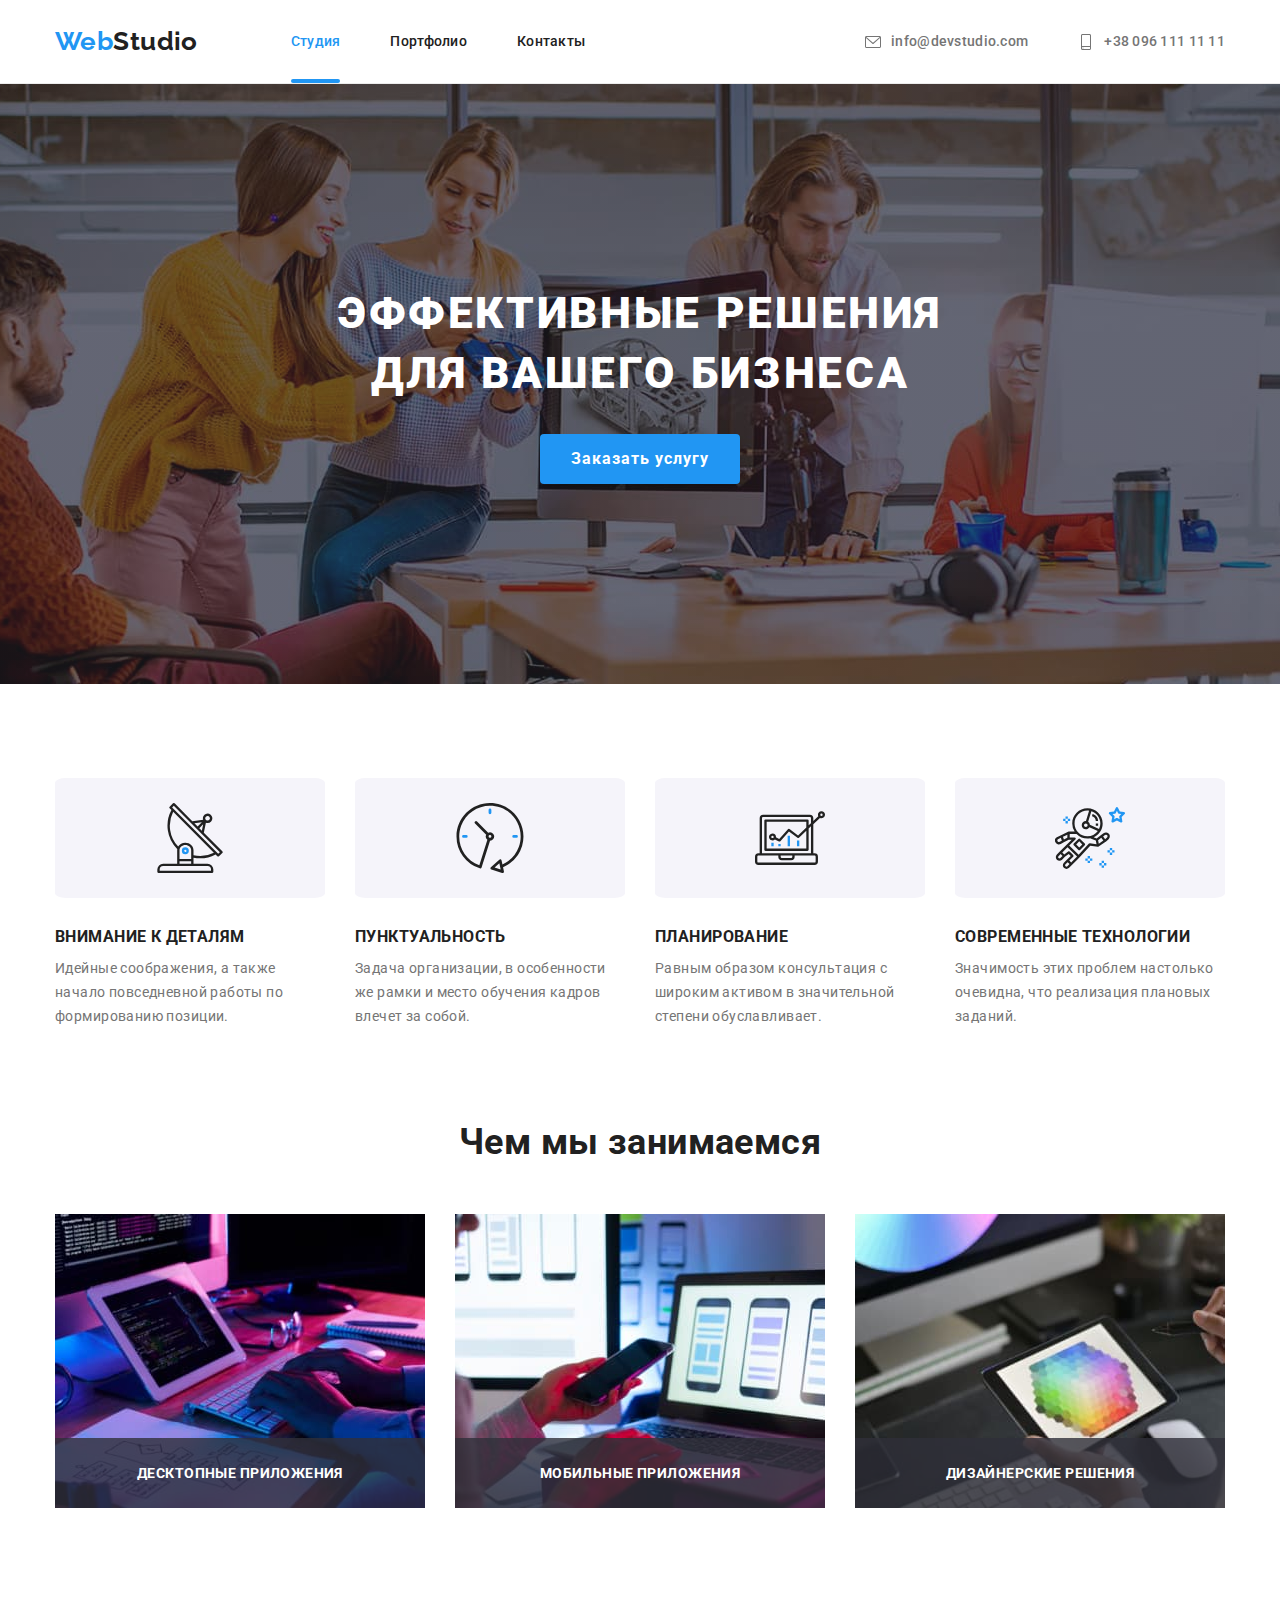
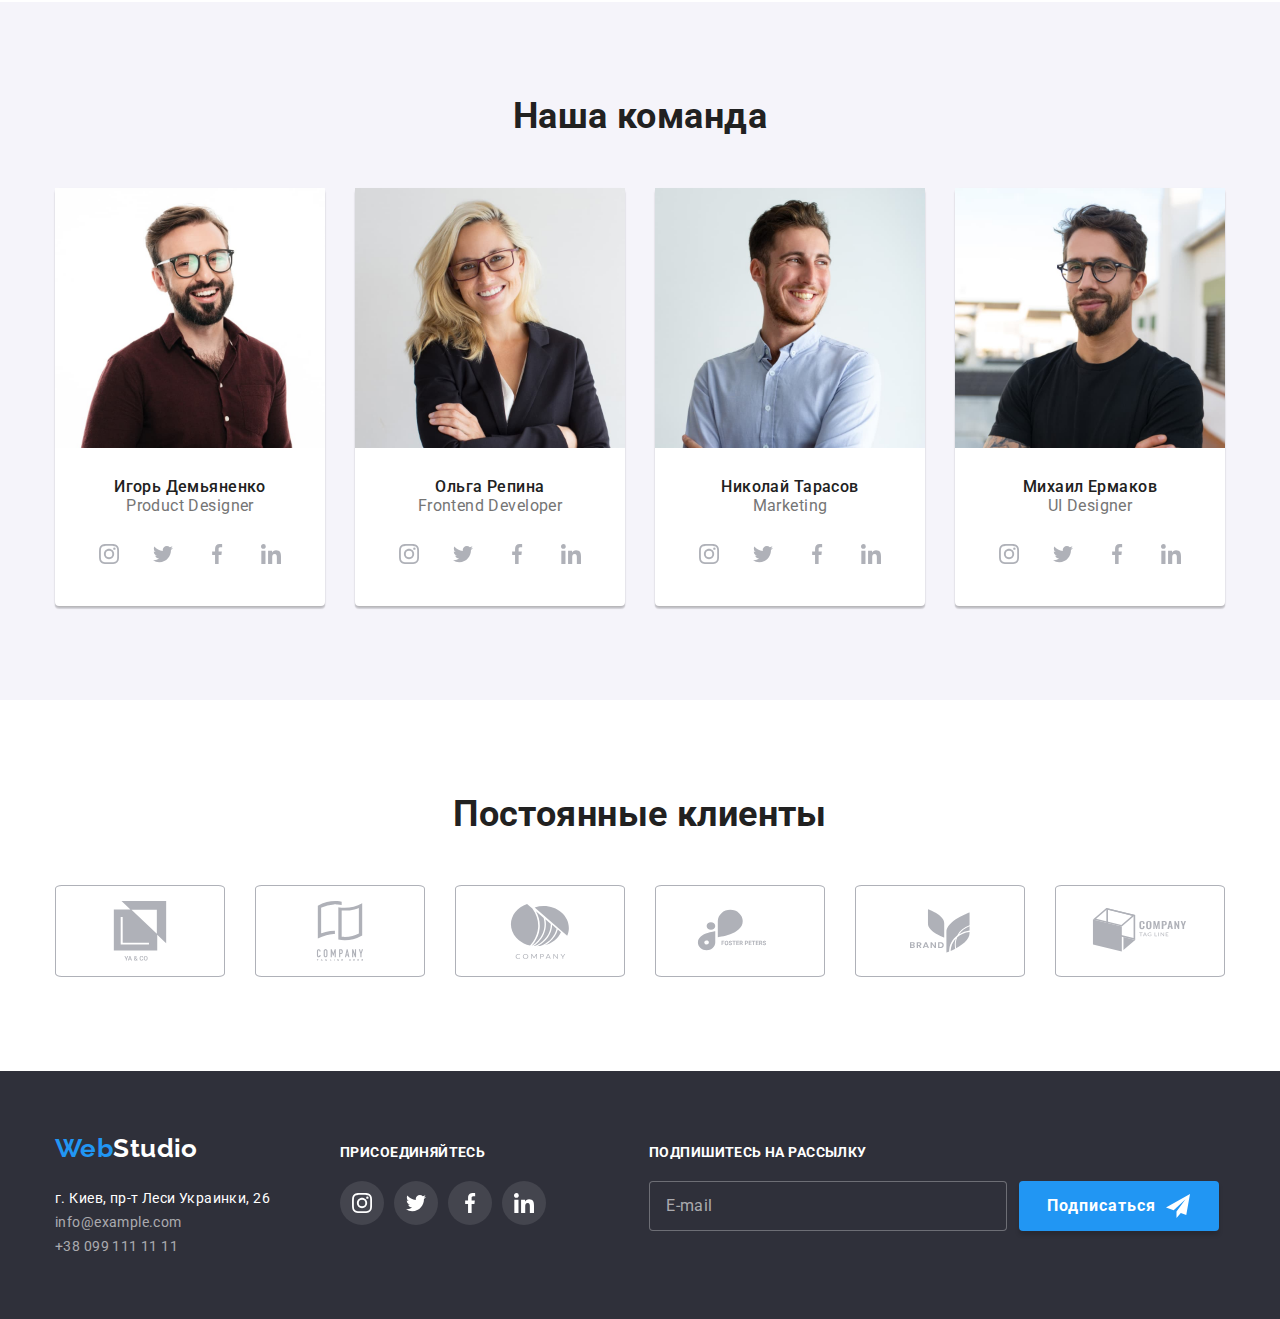
<file: index.html>
<!DOCTYPE html>
<html lang="ru">
  <head>
    <meta charset="UTF-8" />
    <meta http-equiv="X-UA-Compatible" content="IE=edge" />
    <meta name="viewport" content="width=device-width, initial-scale=1.0" />
    <title>Студия</title>
    <link rel="preconnect" href="https://fonts.googleapis.com" />
    <link rel="preconnect" href="https://fonts.gstatic.com" crossorigin />
    <link
      href="https://fonts.googleapis.com/css2?family=Raleway:wght@700&family=Roboto:wght@400;500;700;900&display=swap"
      rel="stylesheet"
    />
    <link
      rel="stylesheet"
      href="https://cdnjs.cloudflare.com/ajax/libs/modern-normalize/1.1.0/modern-normalize.min.css"
    />
    <link rel="stylesheet" href="./css/main.min.css" />
  </head>
  <body>
    <header class="header">
      <div class="container__header container">
        <a class="logo header__logo" href="./index.html"
          >Web<span class="header__logo--dark">Studio</span></a
        >
        <nav class="navigation">
          <ul class="navigation__list">
            <li class="navigation__item">
              <a
                class="navigation__link navigation__link--active"
                href="./index.html"
                >Студия</a
              >
            </li>
            <li class="navigation__item">
              <a class="navigation__link" href="./portfolio.html">Портфолио</a>
            </li>
            <li class="navigation__item">
              <a class="navigation__link" href="">Контакты</a>
            </li>
          </ul>
        </nav>
        <ul class="contacts">
          <li class="contacts__item">
            <a class="contacts__link" href="mailto:info@devstudio.com"
              ><svg class="contacts__icon" width="16" height="16">
                <use href="./images/icons.svg#icon-envelope"></use></svg
              >info@devstudio.com</a
            >
          </li>
          <li class="contacts__item">
            <a class="contacts__link" href="tel:+380961111111"
              ><svg class="contacts__icon" width="16" height="20">
                <use href="./images/icons.svg#icon-smartphone"></use></svg
              >+38 096 111 11 11</a
            >
          </li>
        </ul>
      </div>
    </header>
    <main>
      <!--Герой-->
      <section class="hero">
        <div class="container">
          <h1 class="hero__title">Эффективные решения для вашего бизнеса</h1>
          <button class="hero__button hero__button--active" type="button" data-modal-open>
            Заказать услугу
          </button>
          <div class="backdrop is-hidden" data-modal>
            <div class="modal">
              <form class="form">
                <p class="form__header">
                  Оставьте свои данные, мы вам перезвоним
                </p>
                <label class="form__label">
                  <span class="label__title">Имя</span>
                  <input class="form__input" type="text" name="name" required />
                  <svg class="form__icon" width="18" height="18">
                    <use href="./images/icons.svg#icon-person-black"></use>
                  </svg>
                </label>
                <label class="form__label">
                  <span class="label__title">Телефон</span>
                  <input
                    class="form__input"
                    type="tel"
                    name="phone_number"
                    required
                  />
                  <svg class="form__icon" width="18" height="18">
                    <use href="./images/icons.svg#icon-phone-black"></use>
                  </svg>
                </label>
                <label class="form__label">
                  <span class="label__title">Почта</span>
                  <input
                    class="form__input"
                    type="email"
                    name="email"
                    required
                  />
                  <svg class="form__icon" width="18" height="18">
                    <use href="./images/icons.svg#icon-email-black"></use>
                  </svg>
                </label>
                <label class="form__label">
                  <span class="label__title">Коментарий</span>
                  <textarea
                    class="form__input comment"
                    name="feedback"
                    rows="5"
                    placeholder="Введите текст"
                  ></textarea>
                </label>
                <label class="form__label label__flag">
                  <input class="flag" type="checkbox" name="Flag" />
                  <svg class="flag__icon" width="16" height="16">
                    <use href="./images/icons.svg#icon-check"></use>
                  </svg>
                  <span class="flag__text"
                    >Соглашаюсь с рассылкой и принимаю</span
                  >
                  <a class="documet__link" href="#">Условия договора</a>
                </label>
                <button class="form__button" type="submit">Отправить</button>
              </form>
              <button class="button__close--active" data-modal-close>
                <svg class="close__icon" width="18" height="18">
                  <use href="./images/icons.svg#close"></use>
                </svg>
              </button>
            </div>
          </div>
        </div>
      </section>
      <!--Особенности работы-->
      <section class="section">
        <div class="container">
          <h2 class="visually-hidden">Особенности работы</h2>
          <ul class="peculiarities">
            <li class="peculiarities__item">
              <div class="peculiarities__thumb">
                <svg class="peculiarities__icon">
                  <use href="./images/icons.svg#icon-antenna"></use>
                </svg>
              </div>
              <h3 class="peculiarities__title">Внимание к деталям</h3>
              <p class="peculiarities__text">
                Идейные соображения, а также начало повседневной работы по
                формированию позиции.
              </p>
            </li>
            <li class="peculiarities__item">
              <div class="peculiarities__thumb">
                <svg class="peculiarities__icon">
                  <use href="./images/icons.svg#icon-clock"></use>
                </svg>
              </div>
              <h3 class="peculiarities__title">Пунктуальность</h3>
              <p class="peculiarities__text">
                Задача организации, в особенности же рамки и место обучения
                кадров влечет за собой.
              </p>
            </li>
            <li class="peculiarities__item">
              <div class="peculiarities__thumb">
                <svg class="peculiarities__icon">
                  <use href="./images/icons.svg#icon-diagram"></use>
                </svg>
              </div>
              <h3 class="peculiarities__title">Планирование</h3>
              <p class="peculiarities__text">
                Равным образом консультация с широким активом в значительной
                степени обуславливает.
              </p>
            </li>
            <li class="peculiarities__item">
              <div class="peculiarities__thumb">
                <svg class="peculiarities__icon">
                  <use href="./images/icons.svg#icon-astronaut"></use>
                </svg>
              </div>
              <h3 class="peculiarities__title">Современные технологии</h3>
              <p class="peculiarities__text">
                Значимость этих проблем настолько очевидна, что реализация
                плановых заданий.
              </p>
            </li>
          </ul>
        </div>
      </section>
      <!--Чем мы занимаемся-->
      <section class="section section__work">
        <div class="container">
          <h2 class="section__title">Чем мы занимаемся</h2>
          <ul class="work">
            <li class="work__item">
              <div class="work__thumb">
                <img
                  src="images/img.jpg"
                  alt="блок-схема и монитор"
                  width="370"
                />
                <p class="work__animation">Десктопные приложения</p>
              </div>
            </li>
            <li class="work__item">
              <div class="work__thumb">
                <img src="images/img1.jpg" alt="смартфон в руке" width="370" />
                <p class="work__animation">Мобильные приложения</p>
              </div>
            </li>
            <li class="work__item">
              <div class="work__thumb">
                <img
                  src="images/img2.jpg"
                  alt="планшет с изображением палитры цветов"
                  width="370"
                />
                <p class="work__animation">Дизайнерские решения</p>
              </div>
            </li>
          </ul>
        </div>
      </section>
      <!--Наша команда-->
      <section class="section section__team">
        <div class="container">
          <h2 class="section__title">Наша команда</h2>
          <ul class="team">
            <li class="team__item">
              <img
                src="images/p-designer.jpg"
                alt="Игорь Демьяненко"
                width="270"
              />
              <div class="team__thumb">
                <h3 class="team__title">Игорь Демьяненко</h3>
                <p class="team__text">Product Designer</p>
                <ul class="socials">
                  <li class="socials__item">
                    <a class="socials__link" href="#">
                      <svg class="icon" width="20" height="20">
                        <use href="./images/icons.svg#icon-instagram"></use>
                      </svg>
                    </a>
                  </li>
                  <li class="socials__item">
                    <a class="socials__link" href="#">
                      <svg class="icon" width="20" height="20">
                        <use href="./images/icons.svg#icon-twitter"></use>
                      </svg>
                    </a>
                  </li>
                  <li class="socials__item">
                    <a class="socials__link" href="#">
                      <svg class="icon" width="20" height="20">
                        <use href="./images/icons.svg#icon-facebook"></use>
                      </svg>
                    </a>
                  </li>
                  <li class="socials__item">
                    <a class="socials__link" href="#">
                      <svg class="icon" width="20" height="20">
                        <use href="./images/icons.svg#icon-linkedin"></use>
                      </svg>
                    </a>
                  </li>
                </ul>
              </div>
            </li>
            <li class="team__item">
              <img
                src="images/fe-developer.jpg"
                alt="Ольга Репина"
                width="270"
              />
              <div class="team__thumb">
                <h3 class="team__title">Ольга Репина</h3>
                <p class="team__text">Frontend Developer</p>
                <ul class="socials">
                  <li class="socials__item">
                    <a class="socials__link" href="#">
                      <svg class="icon" width="20" height="20">
                        <use href="./images/icons.svg#icon-instagram"></use>
                      </svg>
                    </a>
                  </li>
                  <li class="socials__item">
                    <a class="socials__link" href="#">
                      <svg class="icon" width="20" height="20">
                        <use href="./images/icons.svg#icon-twitter"></use>
                      </svg>
                    </a>
                  </li>
                  <li class="socials__item">
                    <a class="socials__link" href="#">
                      <svg class="icon" width="20" height="20">
                        <use href="./images/icons.svg#icon-facebook"></use>
                      </svg>
                    </a>
                  </li>
                  <li class="socials__item">
                    <a class="socials__link" href="#">
                      <svg class="icon" width="20" height="20">
                        <use href="./images/icons.svg#icon-linkedin"></use>
                      </svg>
                    </a>
                  </li>
                </ul>
              </div>
            </li>
            <li class="team__item">
              <img
                src="images/marketing.jpg"
                alt="Николай Тарасов"
                width="270"
              />
              <div class="team__thumb">
                <h3 class="team__title">Николай Тарасов</h3>
                <p class="team__text">Marketing</p>
                <ul class="socials">
                  <li class="socials__item">
                    <a class="socials__link" href="#">
                      <svg class="icon" width="20" height="20">
                        <use href="./images/icons.svg#icon-instagram"></use>
                      </svg>
                    </a>
                  </li>
                  <li class="socials__item">
                    <a class="socials__link" href="#">
                      <svg class="icon" width="20" height="20">
                        <use href="./images/icons.svg#icon-twitter"></use>
                      </svg>
                    </a>
                  </li>
                  <li class="socials__item">
                    <a class="socials__link" href="#">
                      <svg class="icon" width="20" height="20">
                        <use href="./images/icons.svg#icon-facebook"></use>
                      </svg>
                    </a>
                  </li>
                  <li class="socials__item">
                    <a class="socials__link" href="#">
                      <svg class="icon" width="20" height="20">
                        <use href="./images/icons.svg#icon-linkedin"></use>
                      </svg>
                    </a>
                  </li>
                </ul>
              </div>
            </li>
            <li class="team__item">
              <img
                src="images/ui-designer.jpg"
                alt="Михаил Ермаков"
                width="270"
              />
              <div class="team__thumb">
                <h3 class="team__title">Михаил Ермаков</h3>
                <p class="team__text">UI Designer</p>
                <ul class="socials">
                  <li class="socials__item">
                    <a class="socials__link" href="#">
                      <svg class="icon" width="20" height="ъ20">
                        <use href="./images/icons.svg#icon-instagram"></use>
                      </svg>
                    </a>
                  </li>
                  <li class="socials__item">
                    <a class="socials__link" href="#">
                      <svg class="icon" width="20" height="20">
                        <use href="./images/icons.svg#icon-twitter"></use>
                      </svg>
                    </a>
                  </li>
                  <li class="socials__item">
                    <a class="socials__link" href="#">
                      <svg class="icon" width="20" height="20">
                        <use href="./images/icons.svg#icon-facebook"></use>
                      </svg>
                    </a>
                  </li>
                  <li class="socials__item">
                    <a class="socials__link" href="#">
                      <svg class="icon" width="20" height="20">
                        <use href="./images/icons.svg#icon-linkedin"></use>
                      </svg>
                    </a>
                  </li>
                </ul>
              </div>
            </li>
          </ul>
        </div>
      </section>
      <!--Наши клиенты-->
      <section class="section">
        <div class="container">
          <h2 class="section__title">Постоянные клиенты</h2>
          <ul class="clients">
            <li class="clients__item">
              <a class="clients__link" href="#">
                <svg class="clients__icon" width="106" height="60">
                  <use href="./images/icons.svg#icon-Logo1"></use>
                </svg>
              </a>
            </li>
            <li class="clients__item">
              <a class="clients__link" href="#">
                <svg class="clients__icon" width="106" height="60">
                  <use href="./images/icons.svg#icon-Logo2"></use>
                </svg>
              </a>
            </li>
            <li class="clients__item">
              <a class="clients__link" href="#">
                <svg class="clients__icon" width="106" height="60">
                  <use href="./images/icons.svg#icon-Logo3"></use>
                </svg>
              </a>
            </li>
            <li class="clients__item">
              <a class="clients__link" href="#">
                <svg class="clients__icon" width="106" height="60">
                  <use href="./images/icons.svg#icon-Logo4"></use>
                </svg>
              </a>
            </li>
            <li class="clients__item">
              <a class="clients__link" href="#">
                <svg class="clients__icon" width="106" height="60">
                  <use href="./images/icons.svg#icon-Logo5"></use>
                </svg>
              </a>
            </li>
            <li class="clients__item">
              <a class="clients__link" href="#">
                <svg class="clients__icon" width="106" height="60">
                  <use href="./images/icons.svg#icon-Logo6"></use>
                </svg>
              </a>
            </li>
          </ul>
        </div>
      </section>
    </main>
    <!--Подвал-->
    <footer class="footer">
      <div class="container container__footer">
        <div>
          <a class="footer__logo" href="./index.html"
            >Web<span class="footer__logo--light">Studio</span></a
          >
          <address class="address">
            <ul class="address__list">
              <li class="address__item">
                <a
                  class="address__mapslink"
                  href="https://goo.gl/maps/y6xnHyguMe7NYzZM8"
                  target="_blank"
                  rel="noopener nofollow noreferrer"
                >
                  г. Киев, пр-т Леси Украинки, 26</a
                >
              </li>
              <li class="address__item">
                <a class="address__link" href="mailto:info@example.com"
                  >info@example.com</a
                >
              </li>
              <li class="address__item">
                <a class="address__link" href="tel:+380991111111"
                  >+38 099 111 11 11</a
                >
              </li>
            </ul>
          </address>
        </div>
        <div class="footer__socials">
          <h3 class="footer__title">присоединяйтесь</h3>
          <ul class="footer__socials__list">
            <li class="footer__socials__item">
              <a class="footer__socials__link" href="#">
                <svg class="footer__icon" width="20" height="20">
                  <use href="./images/icons.svg#icon-instagram"></use>
                </svg>
              </a>
            </li>
            <li class="footer__socials__item">
              <a class="footer__socials__link" href="#">
                <svg class="footer__icon" width="20" height="20">
                  <use href="./images/icons.svg#icon-twitter"></use>
                </svg>
              </a>
            </li>
            <li class="footer__socials__item">
              <a class="footer__socials__link" href="#">
                <svg class="footer__icon" width="20" height="20">
                  <use href="./images/icons.svg#icon-facebook"></use>
                </svg>
              </a>
            </li>
            <li class="footer__socials__item">
              <a class="footer__socials__link" href="#">
                <svg class="footer__icon" width="20" height="20">
                  <use href="./images/icons.svg#icon-linkedin"></use>
                </svg>
              </a>
            </li>
          </ul>
        </div>
        <div class="form__container">
          <p class="footer__title">Подпишитесь на рассылку</p>
          <form class="footer__form">
            <label>
              <input
                class="footer__input"
                type="email"
                name="email"
                placeholder="E-mail"
                required
              />
            </label>
            <button class="footer__button" type="submit">
              Подписаться
              <svg class="button__icon" width="24" height="24">
                <use href="./images/icons.svg#icon-send"></use>
              </svg>
            </button>
          </form>
        </div>
      </div>
    </footer>
    <script src="./js/modal.js"></script>
  </body>
</html>
</file>
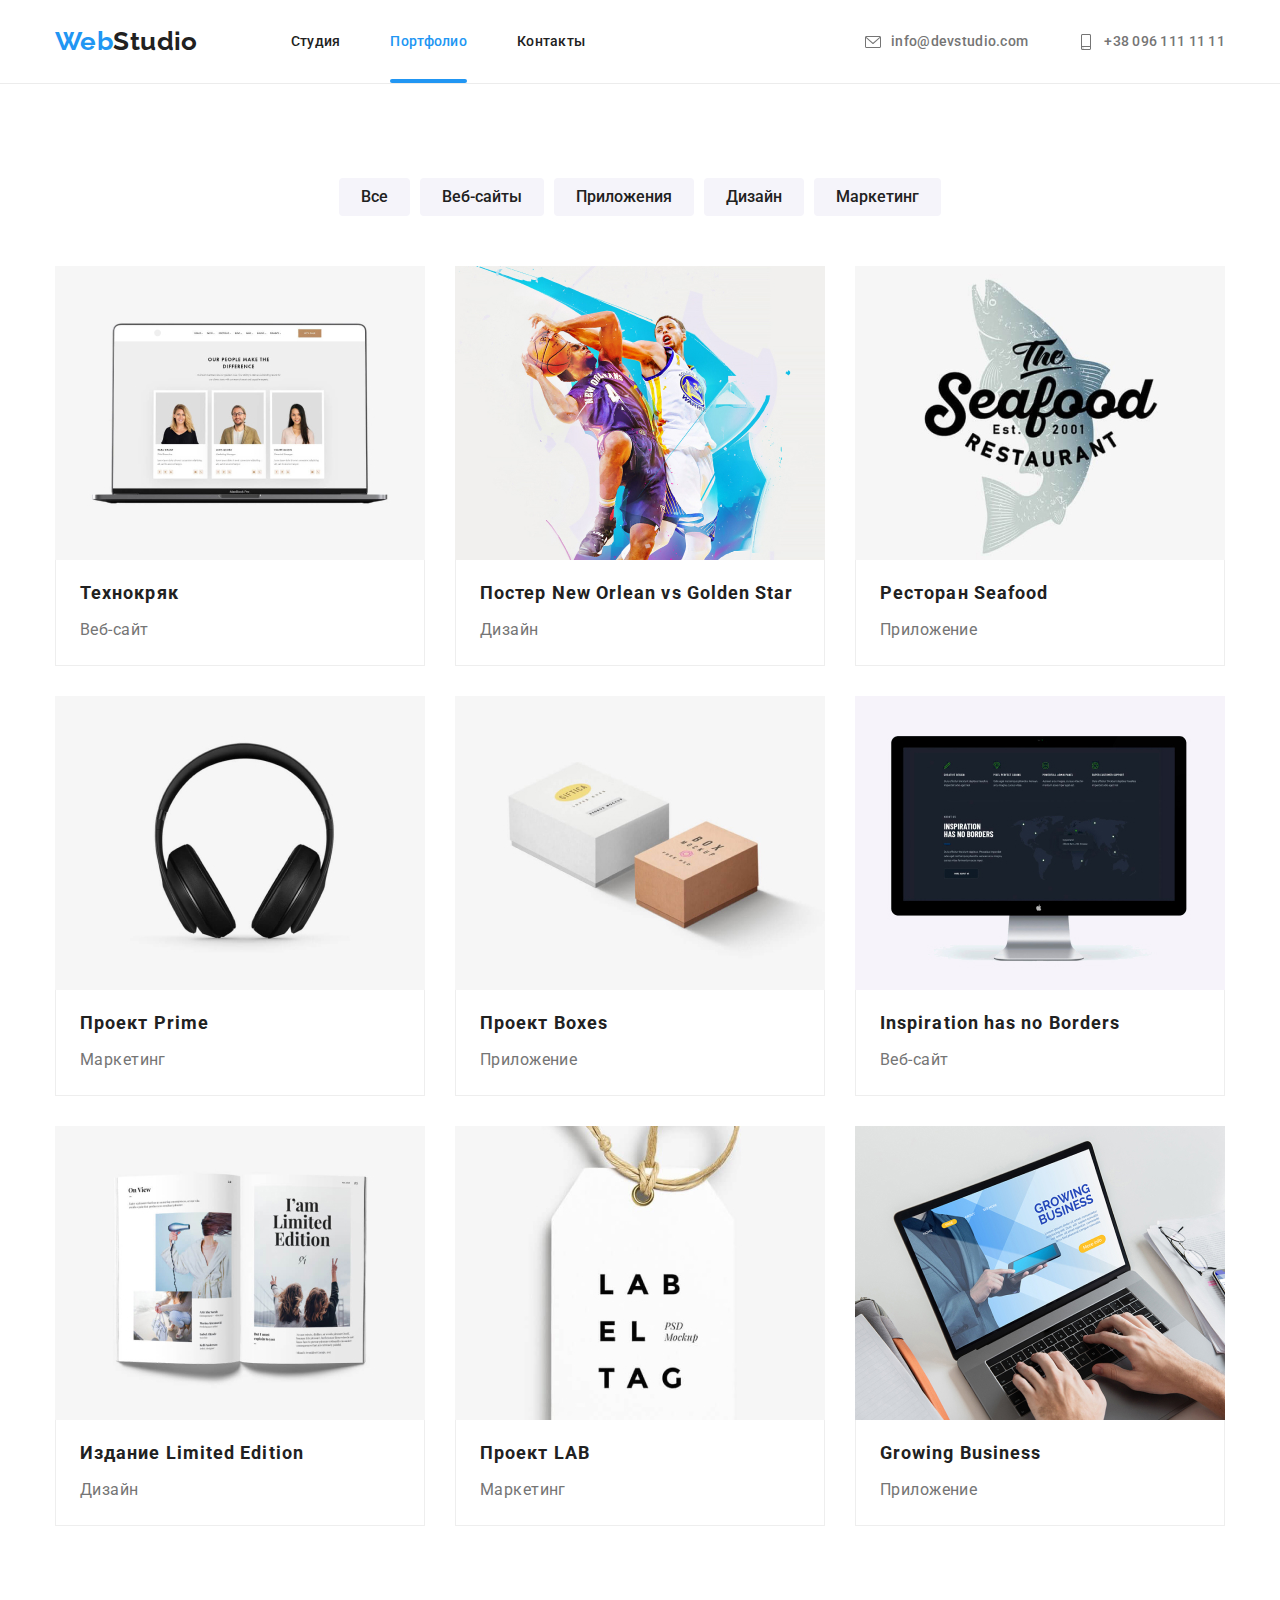
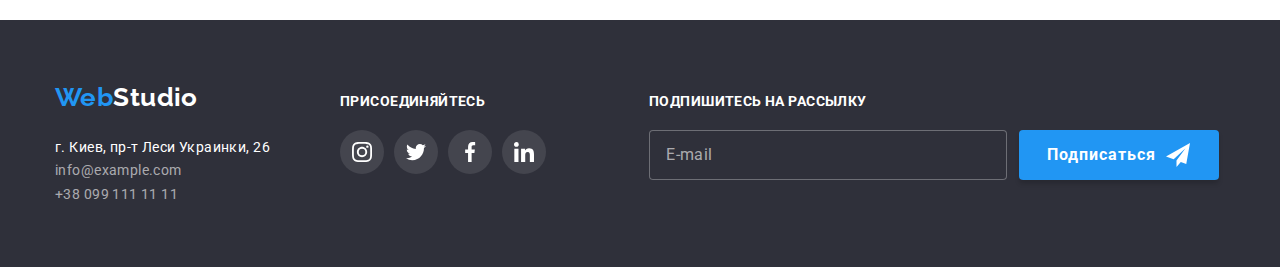
<file: portfolio.html>
<!DOCTYPE html>
<html lang="ru">
  <head>
    <meta charset="UTF-8" />
    <meta http-equiv="X-UA-Compatible" content="IE=edge" />
    <meta name="viewport" content="width=device-width, initial-scale=1.0" />
    <title>Портфолио</title>
    <link rel="preconnect" href="https://fonts.googleapis.com" />
    <link rel="preconnect" href="https://fonts.gstatic.com" crossorigin />
    <link
      href="https://fonts.googleapis.com/css2?family=Raleway:wght@700&family=Roboto:wght@400;500;700;900&display=swap"
      rel="stylesheet"
    />
    <link
      rel="stylesheet"
      href="https://cdnjs.cloudflare.com/ajax/libs/modern-normalize/1.1.0/modern-normalize.min.css"
    />
    <link rel="stylesheet" href="./css/main.min.css" />
  </head>

  <body>
    <header class="header">
      <div class="container__header container">
        <a class="header__logo" href="./index.html"
          >Web<span class="header__logo--dark">Studio</span></a
        >
        <nav class="navigation">
          <ul class="navigation__list">
            <li class="navigation__item">
              <a class="navigation__link" href="./index.html">Студия</a>
            </li>
            <li class="navigation__item">
              <a
                class="navigation__link navigation__link--active current"
                href="./portfolio.html"
                >Портфолио</a
              >
            </li>
            <li class="navigation__item">
              <a class="navigation__link" href="">Контакты</a>
            </li>
          </ul>
        </nav>
        <ul class="contacts">
          <li class="contacts__item">
            <a class="contacts__link" href="mailto:info@devstudio.com"
              ><svg class="contacts__icon" width="16" height="16">
                <use href="./images/icons.svg#icon-envelope"></use></svg
              >info@devstudio.com</a
            >
          </li>
          <li class="contacts__item">
            <a class="contacts__link" href="tel:+380961111111"
              ><svg class="contacts__icon" width="16" height="20">
                <use href="./images/icons.svg#icon-smartphone"></use></svg
              >+38 096 111 11 11</a
            >
          </li>
        </ul>
      </div>
    </header>
    <main>
      <section class="section">
        <div class="container">
          <h1 class="visually-hidden">Портфолио</h1>
          <ul class="filter">
            <li class="filter__item">
              <button class="button" type="button">Все</button>
            </li>
            <li class="filter__item">
              <button class="button" type="button">Веб-сайты</button>
            </li>
            <li class="filter__item">
              <button class="button" type="button">Приложения</button>
            </li>
            <li class="filter__item">
              <button class="button" type="button">Дизайн</button>
            </li>
            <li class="filter__item">
              <button class="button" type="button">Маркетинг</button>
            </li>
          </ul>
          <ul class="projects">
            <li class="projects__item">
              <a class="projects__item--hover" href="#">
                <div class="projects__animation">
                  <img src="images/notebook.jpg" alt="Веб-сайт" width="370" />
                  <div class="animation__text">
                    <p class="animation__paragraph">
                      Технокряк это современная площадка распространения
                      коронавируса. Компании используют эту платформу для
                      цифрового шпионажа и атак на защищённые сервера
                      конкурентов.
                    </p>
                  </div>
                </div>
                <div class="projects__thumb">
                  <h2 class="projects__title">Технокряк</h2>
                  <p class="projects__text">Веб-сайт</p>
                </div>
              </a>
            </li>
            <li class="projects__item">
              <a class="projects__item--hover" href="#">
                <div class="projects__animation">
                  <img
                    src="images/poster.jpg"
                    alt="Постер New Orlean vs Golden Star"
                    width="370"
                  />
                  <div class="animation__text">
                    <p class="animation__paragraph">
                      Lorem ipsum dolor sit amet, consectetur adipiscing elit,
                      sed do eiusmod tempor incididunt ut labore
                    </p>
                  </div>
                </div>
                <div class="projects__thumb">
                  <h2 class="projects__title">
                    Постер New Orlean vs Golden Star
                  </h2>
                  <p class="projects__text">Дизайн</p>
                </div>
              </a>
            </li>
            <li class="projects__item">
              <a class="projects__item--hover" href="#">
                <div class="projects__animation">
                  <img
                    src="images/restaurant.jpg"
                    alt="Эмблема ресторана"
                    width="370"
                  />
                  <div class="animation__text">
                    <p class="animation__paragraph">
                      Lorem ipsum dolor sit amet, consectetur adipiscing elit,
                      sed do eiusmod tempor incididunt ut labore
                    </p>
                  </div>
                </div>
                <div class="projects__thumb">
                  <h2 class="projects__title">Ресторан Seafood</h2>
                  <p class="projects__text">Приложение</p>
                </div>
              </a>
            </li>
            <li class="projects__item">
              <a class="projects__item--hover" href="#">
                <div class="projects__animation">
                  <img src="images/headphones.jpg" alt="Наушники" width="370" />
                  <div class="animation__text">
                    <p class="animation__paragraph">
                      Lorem ipsum dolor sit amet, consectetur adipiscing elit,
                      sed do eiusmod tempor incididunt ut labore
                    </p>
                  </div>
                </div>
                <div class="projects__thumb">
                  <h2 class="projects__title">Проект Prime</h2>
                  <p class="projects__text">Маркетинг</p>
                </div>
              </a>
            </li>
            <li class="projects__item">
              <a class="projects__item--hover" href="#">
                <div class="projects__animation">
                  <img src="images/boxes.jpg" alt="Кубики" width="370" />
                  <div class="animation__text">
                    <p class="animation__paragraph">
                      Lorem ipsum dolor sit amet, consectetur adipiscing elit,
                      sed do eiusmod tempor incididunt ut labore
                    </p>
                  </div>
                </div>
                <div class="projects__thumb">
                  <h2 class="projects__title">Проект Boxes</h2>
                  <p class="projects__text">Приложение</p>
                </div>
              </a>
            </li>
            <li class="projects__item">
              <a class="projects__item--hover" href="#">
                <div class="projects__animation">
                  <img src="images/monitor.jpg" alt="Монитор" width="370" />
                  <div class="animation__text">
                    <p class="animation__paragraph">
                      Lorem ipsum dolor sit amet, consectetur adipiscing elit,
                      sed do eiusmod tempor incididunt ut labore
                    </p>
                  </div>
                </div>
                <div class="projects__thumb">
                  <h2 class="projects__title">Inspiration has no Borders</h2>
                  <p class="projects__text">Веб-сайт</p>
                </div>
              </a>
            </li>
            <li class="projects__item">
              <a class="projects__item--hover" href="#">
                <div class="projects__animation">
                  <img src="images/book.jpg" alt="Книга" width="370" />
                  <div class="animation__text">
                    <p class="animation__paragraph">
                      Lorem ipsum dolor sit amet, consectetur adipiscing elit,
                      sed do eiusmod tempor incididunt ut labore
                    </p>
                  </div>
                </div>
                <div class="projects__thumb">
                  <h2 class="projects__title">Издание Limited Edition</h2>
                  <p class="projects__text">Дизайн</p>
                </div>
              </a>
            </li>
            <li class="projects__item">
              <a class="projects__item--hover" href="#">
                <div class="projects__animation">
                  <img
                    src="images/progect-lab.jpg"
                    alt="Эмблема проекта LAB"
                    width="370"
                  />
                  <div class="animation__text">
                    <p class="animation__paragraph">
                      Lorem ipsum dolor sit amet, consectetur adipiscing elit,
                      sed do eiusmod tempor incididunt ut labore
                    </p>
                  </div>
                </div>
                <div class="projects__thumb">
                  <h2 class="projects__title">Проект LAB</h2>
                  <p class="projects__text">Маркетинг</p>
                </div>
              </a>
            </li>
            <li class="projects__item">
              <a class="projects__item--hover" href="#">
                <div class="projects__animation">
                  <img
                    src="images/growing-business.jpg"
                    alt="Ноутбук с изображением приложения"
                    width="370"
                  />
                  <div class="animation__text">
                    <p class="animation__paragraph">
                      Lorem ipsum dolor sit amet, consectetur adipiscing elit,
                      sed do eiusmod tempor incididunt ut labore
                    </p>
                  </div>
                </div>
                <div class="projects__thumb">
                  <h2 class="projects__title">Growing Business</h2>
                  <p class="projects__text">Приложение</p>
                </div>
              </a>
            </li>
          </ul>
        </div>
      </section>
    </main>
    <!--Подвал-->
    <footer class="footer">
      <div class="container container__footer">
        <div>
          <a class="footer__logo" href="./index.html"
            >Web<span class="footer__logo--light">Studio</span></a
          >
          <address class="address">
            <ul class="address__list">
              <li class="address__item">
                <a
                  class="address__mapslink"
                  href="https://goo.gl/maps/y6xnHyguMe7NYzZM8"
                  target="_blank"
                  rel="noopener nofollow noreferrer"
                >
                  г. Киев, пр-т Леси Украинки, 26</a
                >
              </li>
              <li class="address__item">
                <a class="address__link" href="mailto:info@example.com"
                  >info@example.com</a
                >
              </li>
              <li class="address__item">
                <a class="address__link" href="tel:+380991111111"
                  >+38 099 111 11 11</a
                >
              </li>
            </ul>
          </address>
        </div>
        <div class="footer__socials">
          <h3 class="footer__title">присоединяйтесь</h3>
          <ul class="footer__socials__list">
            <li class="footer__socials__item">
              <a class="footer__socials__link" href="#">
                <svg class="footer__icon" width="20" height="20">
                  <use href="./images/icons.svg#icon-instagram"></use>
                </svg>
              </a>
            </li>
            <li class="footer__socials__item">
              <a class="footer__socials__link" href="#">
                <svg class="footer__icon" width="20" height="20">
                  <use href="./images/icons.svg#icon-twitter"></use>
                </svg>
              </a>
            </li>
            <li class="footer__socials__item">
              <a class="footer__socials__link" href="#">
                <svg class="footer__icon" width="20" height="20">
                  <use href="./images/icons.svg#icon-facebook"></use>
                </svg>
              </a>
            </li>
            <li class="footer__socials__item">
              <a class="footer__socials__link" href="#">
                <svg class="footer__icon" width="20" height="20">
                  <use href="./images/icons.svg#icon-linkedin"></use>
                </svg>
              </a>
            </li>
          </ul>
        </div>
        <div class="form__container">
          <p class="footer__title">Подпишитесь на рассылку</p>
          <form class="footer__form">
            <label>
              <input
                class="footer__input"
                type="email"
                name="email"
                placeholder="E-mail"
                required
              />
            </label>
            <button class="footer__button" type="submit">
              Подписаться
              <svg class="button__icon" width="24" height="24">
                <use href="./images/icons.svg#icon-send"></use>
              </svg>
            </button>
          </form>
        </div>
      </div>
    </footer>
  </body>
</html>
</file>
<file: css/main.min.css>
body{font-family:Roboto, sans-serif;letter-spacing:0.03em;font-size:14px}h1,h2,h3,p,ul{padding:0;margin:0;list-style:none}h2{font-weight:700;font-size:36px;line-height:1.16;color:#212121}a{text-decoration:none}img{display:block;max-width:100%;height:auto}footer{background-color:#2f303a;padding:60px 0}.container{width:1200px;margin:0 auto;padding:0 15px}.section{padding:94px 0}.visually-hidden{position:absolute;clip:rect(0 0 0 0);width:1px;height:1px;margin:-1px}.section__work{padding-top:0}.section__team{background:#f5f4fa}.header__logo,.header__logo--dark,.footer__logo,.footer__logo--light{font-family:Raleway;font-weight:700;font-size:26px;line-height:1.38;text-decoration:none}.header__logo{padding:24px 0;color:#2196f3}.header__logo--dark{color:#212121}.footer__logo{color:#2196f3}.footer__logo--light{color:#fff}.socials{display:-webkit-box;display:-ms-flexbox;display:flex;-webkit-box-pack:center;-ms-flex-pack:center;justify-content:center;-webkit-box-align:center;-ms-flex-align:center;align-items:center;margin-top:16px}.socials__item{padding:0;border:none;background-color:#fff;-webkit-box-align:center;-ms-flex-align:center;align-items:center}.socials__item:not(:last-child){margin-right:10px}.socials__link{display:-webkit-box;display:-ms-flexbox;display:flex;width:44px;height:44px;-webkit-box-align:center;-ms-flex-align:center;align-items:center;-webkit-box-pack:center;-ms-flex-pack:center;justify-content:center;border-radius:50%;-webkit-transition:background-color 250ms cubic-bezier(0.4, 0, 0.2, 1);transition:background-color 250ms cubic-bezier(0.4, 0, 0.2, 1)}.socials__link:hover,.socials__link:focus{background-color:#2196f3}.icon{fill:#afb1b8;-webkit-transition:fill 250ms cubic-bezier(0.4, 0, 0.2, 1);transition:fill 250ms cubic-bezier(0.4, 0, 0.2, 1)}.socials__link:hover .icon,.socials__link:focus .icon{fill:#fff}.footer__socials{display:block;margin-left:70px}.footer__socials__heading{font-weight:700;font-size:14px;line-height:1.14;text-transform:uppercase;color:#fff}.footer__socials__list{display:-webkit-box;display:-ms-flexbox;display:flex;-webkit-box-align:center;-ms-flex-align:center;align-items:center;-webkit-box-pack:center;-ms-flex-pack:center;justify-content:center;margin-top:20px;position:relative}.footer__socials__item{padding:0;-webkit-box-align:center;-ms-flex-align:center;align-items:center;border-radius:50%;background:rgba(255,255,255,0.1)}.footer__socials__item:not(last-child){margin-right:10px}.footer__socials__link{display:-webkit-box;display:-ms-flexbox;display:flex;width:44px;height:44px;-webkit-box-align:center;-ms-flex-align:center;align-items:center;-webkit-box-pack:center;-ms-flex-pack:center;justify-content:center;border-radius:50%;-webkit-transition:background 250ms cubic-bezier(0.4, 0, 0.2, 1);transition:background 250ms cubic-bezier(0.4, 0, 0.2, 1)}.footer__socials__link:focus,.footer__socials__link:hover{background:#2196f3}.footer__icon{fill:#fff}.hero__button--active{text-align:center;margin:0 auto;margin-top:30px;padding:10px 29px;display:block;-webkit-box-shadow:0px 4px 4px rgba(0,0,0,0.15);box-shadow:0px 4px 4px rgba(0,0,0,0.15)}.form__button{padding:4px 55px;text-align:center;display:block;margin:0 auto}.footer__button{-webkit-box-shadow:0px 4px 4px rgba(0,0,0,0.15);box-shadow:0px 4px 4px rgba(0,0,0,0.15);padding:10px 28px;margin-left:12px;display:-webkit-box;display:-ms-flexbox;display:flex}.button__icon{margin-left:10px;fill:#fff}.hero__button--active,.form__button,.footer__button{cursor:pointer;font-weight:700;font-size:16px;line-height:1.87;letter-spacing:0.06em;min-width:200px;height:50px;-webkit-box-align:center;-ms-flex-align:center;align-items:center;border-radius:4px;border:none;background-color:#2196f3;color:#fff}.button__close--active{position:absolute;width:30px;height:30px;border-width:1px;border-radius:50%;border-color:rgba(0,0,0,0.1);background-color:#fff;margin:0;top:8px;right:8px;cursor:pointer;display:-webkit-box;display:-ms-flexbox;display:flex;-webkit-box-pack:center;-ms-flex-pack:center;justify-content:center;-webkit-box-align:center;-ms-flex-align:center;align-items:center}.filter{display:-webkit-box;display:-ms-flexbox;display:flex;-webkit-box-pack:center;-ms-flex-pack:center;justify-content:center}.filter__item:not(:last-child){margin-right:10px}.button{font-weight:500;font-size:16px;line-height:1.62;text-align:center;border:none;margin:0;border-radius:4px;padding:6px 22px;cursor:pointer;color:#212121;background:#f5f4fa;-webkit-transition:color 250ms cubic-bezier(0.4, 0, 0.2, 1),background-color 250ms cubic-bezier(0.4, 0, 0.2, 1),-webkit-box-shadow 250ms cubic-bezier(0.4, 0, 0.2, 1);transition:color 250ms cubic-bezier(0.4, 0, 0.2, 1),background-color 250ms cubic-bezier(0.4, 0, 0.2, 1),-webkit-box-shadow 250ms cubic-bezier(0.4, 0, 0.2, 1);transition:color 250ms cubic-bezier(0.4, 0, 0.2, 1),background-color 250ms cubic-bezier(0.4, 0, 0.2, 1),box-shadow 250ms cubic-bezier(0.4, 0, 0.2, 1);transition:color 250ms cubic-bezier(0.4, 0, 0.2, 1),background-color 250ms cubic-bezier(0.4, 0, 0.2, 1),box-shadow 250ms cubic-bezier(0.4, 0, 0.2, 1),-webkit-box-shadow 250ms cubic-bezier(0.4, 0, 0.2, 1)}.button:hover,.button:focus{background-color:#2196f3;color:#fff;-webkit-box-shadow:0px 3px 1px rgba(0,0,0,0.1),0px 1px 2px rgba(0,0,0,0.08),0px 2px 2px rgba(0,0,0,0.12);box-shadow:0px 3px 1px rgba(0,0,0,0.1),0px 1px 2px rgba(0,0,0,0.08),0px 2px 2px rgba(0,0,0,0.12)}.backdrop{top:0;left:0;width:100%;height:100%;background:rgba(0,0,0,0.2);position:fixed;-webkit-transition:250ms cubic-bezier(0.4, 0, 0.2, 1);transition:250ms cubic-bezier(0.4, 0, 0.2, 1)}.is-hidden{visibility:hidden;opacity:0;pointer-events:none}.modal{position:absolute;width:528px;background:#fff;border-radius:4px;top:50%;left:50%;-webkit-box-shadow:0px 1px 3px rgba(0,0,0,0.12),0px 1px 1px rgba(0,0,0,0.14),0px 2px 1px rgba(0,0,0,0.2);box-shadow:0px 1px 3px rgba(0,0,0,0.12),0px 1px 1px rgba(0,0,0,0.14),0px 2px 1px rgba(0,0,0,0.2);-webkit-transform:translate(-50%, -50%) scale(1);transform:translate(-50%, -50%) scale(1);-webkit-transition:-webkit-transform 250ms cubic-bezier(0.4, 0, 0.2, 1);transition:-webkit-transform 250ms cubic-bezier(0.4, 0, 0.2, 1);transition:transform 250ms cubic-bezier(0.4, 0, 0.2, 1);transition:transform 250ms cubic-bezier(0.4, 0, 0.2, 1), -webkit-transform 250ms cubic-bezier(0.4, 0, 0.2, 1);padding:40px}.modal-open{overflow:hidden}.is-hidden .modal{-webkit-transform:translate(-50%, -50%) scale(1.5);transform:translate(-50%, -50%) scale(1.5)}.form{width:100%}.button__close--active:hover .close__icon{fill:#2196f3}.form__header{font-weight:bold;font-size:20px;line-height:23px;text-align:center;color:#212121;margin-bottom:12px}.form__label{display:block;-ms-flex-wrap:wrap;flex-wrap:wrap;width:100%;position:relative}.form__label:nth-child(-n+4){margin-bottom:10px}.form__label:nth-child(5){margin-bottom:20px}.form__label:nth-child(6){margin-bottom:30px}.label__title{display:block;padding-bottom:4px;color:#757575;font-size:12px;line-height:1.16;letter-spacing:0.01em}.form__input{border:1px solid rgba(33,33,33,0.2);width:100%;height:40px;border-radius:4px;padding-left:42px;cursor:pointer;-webkit-transition:border 250ms cubic-bezier(0.4, 0, 0.2, 1);transition:border 250ms cubic-bezier(0.4, 0, 0.2, 1)}.form__label:focus-within .form__input{outline:none;border:1px solid #2196f3}.form__icon{position:absolute;bottom:11px;left:12px;-webkit-transition:fill 250ms cubic-bezier(0.4, 0, 0.2, 1);transition:fill 250ms cubic-bezier(0.4, 0, 0.2, 1)}.form__label:focus-within .form__icon{outline:none;fill:#2196f3}.comment{display:block;height:120px;width:100%;border:1px solid rgba(33,33,33,0.2);border-radius:4px;padding:12px 16px;resize:none}.comment::-webkit-input-placeholder{font-size:14px;line-height:16px;letter-spacing:0.01em;color:rgba(117,117,117,0.5)}.comment:-ms-input-placeholder{font-size:14px;line-height:16px;letter-spacing:0.01em;color:rgba(117,117,117,0.5)}.comment::-ms-input-placeholder{font-size:14px;line-height:16px;letter-spacing:0.01em;color:rgba(117,117,117,0.5)}.comment::placeholder{font-size:14px;line-height:16px;letter-spacing:0.01em;color:rgba(117,117,117,0.5)}.label__flag{cursor:pointer;display:-webkit-box;display:-ms-flexbox;display:flex;-webkit-box-align:center;-ms-flex-align:center;align-items:center;margin-bottom:30px;-webkit-box-pack:center;-ms-flex-pack:center;justify-content:center}.flag__text{font-size:14px;line-height:1.71;letter-spacing:0.03em;color:#757575;margin-left:7px}.documet__link{text-decoration:underline;font-size:14px;line-height:1.71;letter-spacing:0.03em;color:#2196f3;margin-left:4px}.flag__icon{margin-bottom:4px;border:2px solid #000;fill:#fff;border-radius:2px;-webkit-transition:border-color 250ms cubic-bezier(0.4, 0, 0.2, 1);transition:border-color 250ms cubic-bezier(0.4, 0, 0.2, 1)}.flag:checked ~ .flag__icon{border:none;background-color:#2196f3}.flag:focus ~ .flag__icon{border-color:#2196f3}.flag{-webkit-appearance:none;-moz-appearance:none;position:absolute}.header{border-bottom-width:1px;border-bottom-style:solid;border-bottom-color:#ececec}.container__header{display:-webkit-box;display:-ms-flexbox;display:flex;-webkit-box-align:center;-ms-flex-align:center;align-items:center;height:83px}.navigation{margin-left:93px;height:100%}.navigation__list{display:-webkit-box;display:-ms-flexbox;display:flex;height:100%}.navigation__item{display:-webkit-box;display:-ms-flexbox;display:flex;-webkit-box-align:center;-ms-flex-align:center;align-items:center;-webkit-box-pack:center;-ms-flex-pack:center;justify-content:center;position:relative}.navigation__item:not(:last-child){margin-right:50px}.navigation__link{height:100%;display:-webkit-box;display:-ms-flexbox;display:flex;-webkit-box-align:center;-ms-flex-align:center;align-items:center;position:relative;font-weight:500;line-height:1.14;letter-spacing:0.02em;text-decoration:none;-webkit-transition:color 250ms cubic-bezier(0.4, 0, 0.2, 1);transition:color 250ms cubic-bezier(0.4, 0, 0.2, 1);color:#212121}.navigation__link--active,.navigation__link:focus,.navigation__link:hover{color:#2196f3}.navigation__link--active::after{content:"";position:absolute;height:4px;border-radius:2px;width:100%;bottom:0;left:0;background:#2196f3}.contacts{display:-webkit-box;display:-ms-flexbox;display:flex;-webkit-box-align:center;-ms-flex-align:center;align-items:center;margin-left:auto}.contacts__link{display:-webkit-box;display:-ms-flexbox;display:flex;-webkit-box-align:center;-ms-flex-align:center;align-items:center;font-weight:500;line-height:1.14;letter-spacing:0.02em;text-decoration:none;-webkit-transition:color 250ms cubic-bezier(0.4, 0, 0.2, 1);transition:color 250ms cubic-bezier(0.4, 0, 0.2, 1);color:#757575}.contacts__link:hover,.contacts__link:focus{color:#2196f3}.contacts__item{padding:0}.contacts__item:not(:last-child){margin-right:50px}.contacts__icon{margin-right:10px;fill:#757575}.contacts__link:hover .contacts__icon,.contacts__link:focus .contacts__icon{fill:#2196f3}.hero{background-color:#c4c4c4;padding:200px 0;position:relative;max-width:1600px;height:600px;margin-left:auto;margin-right:auto;background-image:-webkit-gradient(linear, right top, left top, from(rgba(47,48,58,0.4)), to(rgba(47,48,58,0.4))),url(../images/hero-baner.jpg);background-image:linear-gradient(to left, rgba(47,48,58,0.4), rgba(47,48,58,0.4)),url(../images/hero-baner.jpg);background-repeat:no-repeat;background-position:center;background-size:cover}.hero__title{font-weight:900;font-size:44px;line-height:1.36;letter-spacing:0.06em;text-transform:uppercase;width:696px;margin:0 auto;text-align:center;color:#fff}.peculiarities{display:-webkit-box;display:-ms-flexbox;display:flex}.peculiarities__item:not(:last-child){margin-right:30px}.peculiarities__thumb{height:120px;margin-bottom:30px;border-radius:4%;display:-webkit-box;display:-ms-flexbox;display:flex;-webkit-box-pack:center;-ms-flex-pack:center;justify-content:center;-webkit-box-align:center;-ms-flex-align:center;align-items:center;background-color:#f5f4fa}.peculiarities__icon{width:70px;height:70px}.peculiarities__title{font-weight:700;line-height:1.14;text-transform:uppercase;color:#212121;-webkit-box-sizing:content-box;box-sizing:content-box;margin-bottom:10px}.peculiarities__text{line-height:1.71;max-width:270px;color:#757575}.section__title{font-weight:700;font-size:36px;line-height:1.16;margin:0;text-align:center}.work{margin-top:50px;display:-webkit-box;display:-ms-flexbox;display:flex}.work__item:not(:last-child){margin-right:30px}.work__thumb{position:relative}.work__animation{display:-webkit-box;display:-ms-flexbox;display:flex;font-weight:700;line-height:1.14px;-webkit-box-align:center;-ms-flex-align:center;align-items:center;-webkit-box-pack:center;-ms-flex-pack:center;justify-content:center;text-transform:uppercase;position:absolute;bottom:0;left:0;right:0;height:70px;color:#fff;background:rgba(47,48,58,0.8)}.section__heading{font-weight:700;font-size:36px;line-height:1.16;margin:0;text-align:center}.team{display:-webkit-box;display:-ms-flexbox;display:flex;-ms-flex-wrap:wrap;flex-wrap:wrap;margin-top:50px}.team__item{background-color:#fff;border-radius:4px;-webkit-box-shadow:0px 3px 1px rgba(0,0,0,0.1),0px 1px 2px rgba(0,0,0,0.08),0px 2px 2px rgba(0,0,0,0.12);box-shadow:0px 3px 1px rgba(0,0,0,0.1),0px 1px 2px rgba(0,0,0,0.08),0px 2px 2px rgba(0,0,0,0.12);text-align:center}.team__item:not(:last-child){margin-right:30px}.team__thumb{padding:30px 0}.team__title{font-weight:500;font-size:16px;line-height:1.18;color:#212121}.team__text{font-weight:400;font-size:16px;line-height:1.18;color:#757575}.section__heading{font-weight:700;font-size:36px;line-height:1.16;margin:0;text-align:center}.clients{display:-webkit-box;display:-ms-flexbox;display:flex;-webkit-box-pack:center;-ms-flex-pack:center;justify-content:center;-webkit-box-align:center;-ms-flex-align:center;align-items:center;margin-top:50px}.clients__item{padding:0;border-radius:4%;-webkit-box-align:center;-ms-flex-align:center;align-items:center}.clients__item:not(:last-child){margin-right:30px}.clients__link{display:-webkit-box;display:-ms-flexbox;display:flex;width:170px;height:92px;-webkit-box-align:center;-ms-flex-align:center;align-items:center;-webkit-box-pack:center;-ms-flex-pack:center;justify-content:center;border:1px solid #afb1b8;border-radius:4%;-webkit-transition:border-color 250ms cubic-bezier(0.4, 0, 0.2, 1);transition:border-color 250ms cubic-bezier(0.4, 0, 0.2, 1)}.clients__link:focus,.clients__link:hover{border-color:#2196f3}.clients__icon{fill:#afb1b8;-webkit-transition:fill 250ms cubic-bezier(0.4, 0, 0.2, 1);transition:fill 250ms cubic-bezier(0.4, 0, 0.2, 1)}.clients__link:hover .clients__icon,.clients__link:focus .clients__icon{fill:#2196f3}.container__footer{display:-webkit-box;display:-ms-flexbox;display:flex;-webkit-box-align:baseline;-ms-flex-align:baseline;align-items:baseline}.address{font-style:normal;font-weight:400;line-height:1.71;text-decoration:none;margin-top:20px}.address{display:block;-webkit-box-align:center;-ms-flex-align:center;align-items:center}.address__item__contact:not(:last-child){margin-bottom:9px}.address__mapslink{color:#fff;-webkit-transition:color 250ms cubic-bezier(0.4, 0, 0.2, 1);transition:color 250ms cubic-bezier(0.4, 0, 0.2, 1)}.address__mapslink:hover,.address__mapslink:focus{color:#2196f3}.address__link{font-weight:400;line-height:1.71;color:rgba(255,255,255,0.6);-webkit-transition:color 250ms cubic-bezier(0.4, 0, 0.2, 1);transition:color 250ms cubic-bezier(0.4, 0, 0.2, 1)}.address__link:hover,.address__link:focus{color:#2196f3}.form__container{margin-left:93px;-webkit-box-flex:1;-ms-flex-positive:1;flex-grow:1}.footer__title{font-weight:700;font-size:14px;line-height:1.14;text-transform:uppercase;color:#fff;margin-bottom:20px}.footer__form{display:-webkit-box;display:-ms-flexbox;display:flex;-webkit-box-align:center;-ms-flex-align:center;align-items:center}.footer__input{width:358px;height:50px;border-radius:4px;border:1px solid rgba(255,255,255,0.3);background-color:#2f303a;padding:15px 16px}.footer__input::-webkit-input-placeholder{font-weight:400;font-size:16px;line-height:1.25;letter-spacing:0.03em;color:rgba(255,255,255,0.6)}.footer__input:-ms-input-placeholder{font-weight:400;font-size:16px;line-height:1.25;letter-spacing:0.03em;color:rgba(255,255,255,0.6)}.footer__input::-ms-input-placeholder{font-weight:400;font-size:16px;line-height:1.25;letter-spacing:0.03em;color:rgba(255,255,255,0.6)}.footer__input::placeholder{font-weight:400;font-size:16px;line-height:1.25;letter-spacing:0.03em;color:rgba(255,255,255,0.6)}.projects{margin-top:50px;display:-webkit-box;display:-ms-flexbox;display:flex;-ms-flex-wrap:wrap;flex-wrap:wrap;-webkit-box-align:center;-ms-flex-align:center;align-items:center;-webkit-box-pack:justify;-ms-flex-pack:justify;justify-content:space-between}.projects__item:nth-child(-n+6){margin-bottom:30px}.projects__item--hover{display:block}.projects__item--hover:hover,.projects__item--hover:focus{-webkit-transform:translateY(0%);transform:translateY(0%);-webkit-box-shadow:0px 1px 1px rgba(0,0,0,0.12),0px 4px 4px rgba(0,0,0,0.06),1px 4px 6px rgba(0,0,0,0.16);box-shadow:0px 1px 1px rgba(0,0,0,0.12),0px 4px 4px rgba(0,0,0,0.06),1px 4px 6px rgba(0,0,0,0.16)}.projects__animation{position:relative;overflow:hidden;display:block}.animation__text{position:absolute;bottom:0;display:-webkit-box;display:-ms-flexbox;display:flex;-ms-flex-wrap:wrap;flex-wrap:wrap;-webkit-box-align:center;-ms-flex-align:center;align-items:center;-webkit-box-pack:center;-ms-flex-pack:center;justify-content:center;-webkit-transform:translateY(100%);transform:translateY(100%);-webkit-transition:-webkit-transform 250ms cubic-bezier(0.4, 0, 0.2, 1);transition:-webkit-transform 250ms cubic-bezier(0.4, 0, 0.2, 1);transition:transform 250ms cubic-bezier(0.4, 0, 0.2, 1);transition:transform 250ms cubic-bezier(0.4, 0, 0.2, 1), -webkit-transform 250ms cubic-bezier(0.4, 0, 0.2, 1);width:100%;height:100%;padding:63px 24px;background-color:rgba(33,150,243,0.9)}.projects__item--hover:hover .animation__text,.projects__item--hover:focus .animation__text{-webkit-transform:translateY(0%);transform:translateY(0%)}.animation__paragraph{font-weight:normal;font-size:18px;line-height:1.56;color:#fff}.projects__thumb{margin-top:-5px;padding:20px 24px;border-right:1px solid #eeeeee;border-bottom:1px solid #eeeeee;border-left:1px solid #eeeeee;background:#fff}.projects__title{font-weight:700;font-size:18px;line-height:2;margin-bottom:4px;letter-spacing:0.06em}.projects__text{font-weight:400;font-size:16px;line-height:1.87;color:#757575}
/*# sourceMappingURL=main.min.css.map */
</file>
